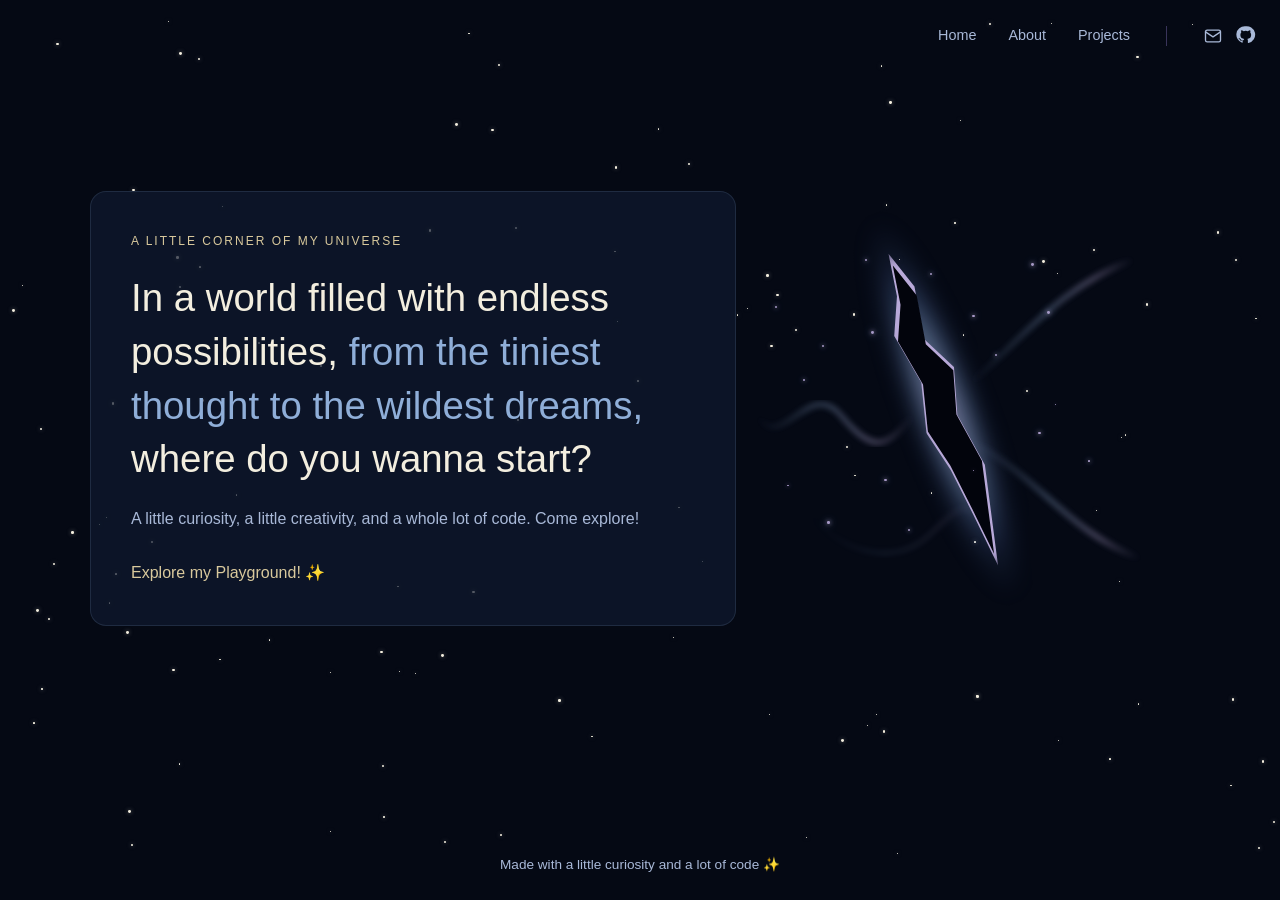
<file: index.html>
<!DOCTYPE html>
<html lang="en">

<head>
    <meta charset="UTF-8">
    <meta name="viewport" content="width=device-width, initial-scale=1.0">

    <meta name="description" content="A little corner of my universe. From the tiniest thought to the wildest dreams.">

    <link rel="icon" type="image/png" href="assets/images/favicon.png">
        
    <!-- iPhone Home Screen icon -->
    <link rel="apple-touch-icon" href="assets/images/apple-touch-icon.gif">
    <title>Whimsy | A Little Corner of My Universe</title>

    <!-- Stylesheets -->
    <link rel="stylesheet" href="css/base.css">
    <link rel="stylesheet" href="css/style.css">
    <link rel="stylesheet" href="css/home.css">

</head>

<body>

    <!-- Background -->
    <div id="starfield" aria-hidden="true"></div>
    <div class="shooting-star" aria-hidden="true"></div>

    <!-- Website -->
    <div class="site-wrapper">

        <!-- Navigation -->
        <header class="site-header">
            <nav class="main-nav" aria-label="Main navigation">
                <a href="index.html">Home</a>
                <a href="about.html">About</a>
                <a href="projects.html">Projects</a>
                <span class="nav-divider" aria-hidden="true"></span>

                <div class="nav-socials">
                    <a href="mailto:whimsytinkly@gmail.com" aria-label="Email me" title="Say hello!">
                        <svg viewBox="0 0 24 24" width="20" height="20" fill="none" stroke="currentColor"
                            stroke-width="1.6" stroke-linecap="round" stroke-linejoin="round" aria-hidden="true">
                            <rect x="3" y="5" width="18" height="14" rx="2" />
                            <path d="m3 7 9 6 9-6" />
                        </svg>
                    </a>

                    <a href="https://github.com/whimsytinkly" target="_blank" rel="noopener noreferrer"
                        aria-label="GitHub" title="Explore my GitHub">
                        <svg viewBox="-1 -1 28 28" width="21" height="21" fill="currentColor" aria-hidden="true">
                            <path
                                d="M12 .8a11.2 11.2 0 0 0-3.54 21.82c.56.1.76-.24.76-.54v-2.1c-3.1.68-3.76-1.32-3.76-1.32-.5-1.3-1.24-1.64-1.24-1.64-1.02-.7.08-.68.08-.68 1.12.08 1.7 1.16 1.7 1.16 1 .1.76 2.04 3.02 2.04.7 0 1.24-.24 1.58-.56.1-.7.38-1.18.68-1.46-2.48-.28-5.08-1.24-5.08-5.52 0-1.22.44-2.22 1.16-3-.12-.28-.5-1.42.12-2.96 0 0 .94-.3 3.08 1.14a10.7 10.7 0 0 1 5.6 0c2.14-1.44 3.08-1.14 3.08-1.14.62 1.54.24 2.68.12 2.96.72.78 1.16 1.78 1.16 3 0 4.3-2.6 5.24-5.1 5.52.4.34.76 1 .76 2.02v3.02c0 .3.2.66.76.54A11.2 11.2 0 0 0 12 .8Z" />
                        </svg>
                    </a>
                </div>
            </nav>
        </header>

        <!-- Main content -->
        <main>
            <img class="companion" src="assets/images/companion64.gif" alt="" />

            <section id="home" class="home-section">

                <div class="welcome-card">

                    <p class="welcome-intro">A LITTLE CORNER OF MY UNIVERSE</p>

                    <h1>
                        In a world filled with endless possibilities,
                        <span>from the tiniest thought to the wildest dreams,</span>
                        where do you wanna start?
                    </h1>

                    <p class="welcome-description">
                        A little curiosity, a little creativity, and a whole lot of code.
                        Come explore!
                    </p>

                    <a href="projects.html" class="welcome-link">
                        Explore my Playground! ✨
                    </a>

                </div>

                <div class="welcome-constellation">

                    <div class="portal">
                        <div class="portal-ring"></div>
                        <div class="portal-wisps">
                            <svg viewBox="0 0 340 340" xmlns="http://www.w3.org/2000/svg">

                                <defs>
                                    <linearGradient id="wispGradient">
                                        <stop offset="0%" stop-color="#8FAED8" stop-opacity="0" />
                                        <stop offset="45%" stop-color="#8FAED8" stop-opacity="0.8" />
                                        <stop offset="75%" stop-color="#B8A9D9" stop-opacity="0.9" />
                                        <stop offset="100%" stop-color="#B8A9D9" stop-opacity="0" />
                                    </linearGradient>

                                    <filter id="wispGlow">
                                        <feGaussianBlur stdDeviation="2.5" />
                                    </filter>
                                    <linearGradient id="flowGradient">
                                        <stop offset="0%" stop-color="#8FAED8" stop-opacity="0.2" />
                                        <stop offset="50%" stop-color="#E2D9FF" stop-opacity="1" />
                                        <stop offset="100%" stop-color="#B8A9D9" stop-opacity="0.2" />
                                    </linearGradient>
                                </defs>

                                <!-- Left: move towards the rift -->
                                <path class="wisp wisp-one flow-left"
                                    d="M 25 175 C 45 205, 65 145, 90 175 S 125 200, 145 175"
                                    stroke="url(#wispGradient)" />

                                <path class="wisp wisp-four flow-left"
                                    d="M 65 250 C 95 285, 135 290, 160 265 S 185 245, 200 255"
                                    stroke="url(#wispGradient)" />

                                <!-- Right: move towards the rift -->
                                <path class="wisp wisp-two flow-right" d="M 190 150 C 230 115, 260 75, 315 55"
                                    stroke="url(#wispGradient)" />

                                <path class="wisp wisp-three flow-right" d="M 190 195 C 240 220, 265 265, 320 285"
                                    stroke="url(#wispGradient)" />
                            </svg>
                        </div>
                        <div class="portal-particles"></div>
                        <a href="projects.html" class="portal-core" aria-label="Explore my projects"></a>
                    </div>

                </div>

            </section>

        </main>

        <!-- Footer -->
        <footer class="site-footer">
            <p>Made with a little curiosity and a lot of code ✨</p>
        </footer>

    </div>

    <!-- Scripts -->
    <script src="js/main.js"></script>
    <script src="js/home.js"></script>

</body>

</html>
</file>
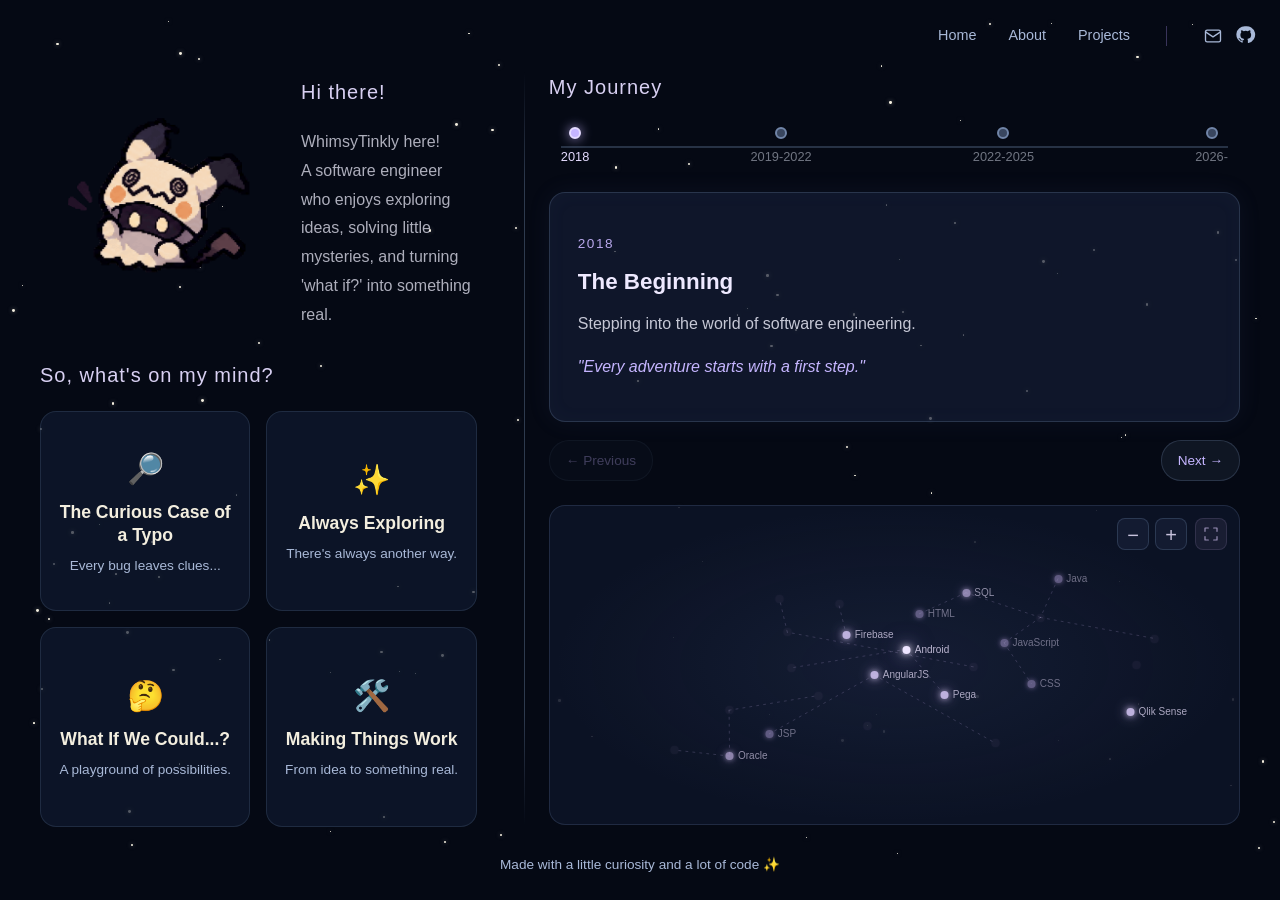
<file: about.html>
<!DOCTYPE html>
<html lang="en">

<head>
    <meta charset="UTF-8">
    <meta name="viewport" content="width=device-width, initial-scale=1.0">
    <title>A Little About Me</title>
    <link rel="icon" type="image/png" href="assets/images/favicon.png">

    <!-- styles -->
    <link rel="stylesheet" href="css/base.css">
    <link rel="stylesheet" href="css/style.css">
    <link rel="stylesheet" href="css/about.css">
</head>

<body>

    <!-- About page content goes here -->
    <!-- Background -->
    <div id="starfield" aria-hidden="true"></div>
    <div class="shooting-star" aria-hidden="true"></div>

    <!-- Website -->
    <div class="site-wrapper">

        <!-- Navigation -->
        <header class="site-header">
            <nav class="main-nav" aria-label="Main navigation">
                <a href="index.html">Home</a>
                <a href="about.html">About</a>
                <a href="projects.html">Projects</a>
                <span class="nav-divider" aria-hidden="true"></span>

                <div class="nav-socials">
                    <a href="mailto:whimsytinkly@gmail.com" aria-label="Email me" title="Say hello!">
                        <svg viewBox="0 0 24 24" width="20" height="20" fill="none" stroke="currentColor"
                            stroke-width="1.6" stroke-linecap="round" stroke-linejoin="round" aria-hidden="true">
                            <rect x="3" y="5" width="18" height="14" rx="2" />
                            <path d="m3 7 9 6 9-6" />
                        </svg>
                    </a>

                    <a href="https://github.com/whimsytinkly" target="_blank" rel="noopener noreferrer"
                        aria-label="GitHub" title="Explore my GitHub">
                        <svg viewBox="-1 -1 28 28" width="21" height="21" fill="currentColor" aria-hidden="true">
                            <path
                                d="M12 .8a11.2 11.2 0 0 0-3.54 21.82c.56.1.76-.24.76-.54v-2.1c-3.1.68-3.76-1.32-3.76-1.32-.5-1.3-1.24-1.64-1.24-1.64-1.02-.7.08-.68.08-.68 1.12.08 1.7 1.16 1.7 1.16 1 .1.76 2.04 3.02 2.04.7 0 1.24-.24 1.58-.56.1-.7.38-1.18.68-1.46-2.48-.28-5.08-1.24-5.08-5.52 0-1.22.44-2.22 1.16-3-.12-.28-.5-1.42.12-2.96 0 0 .94-.3 3.08 1.14a10.7 10.7 0 0 1 5.6 0c2.14-1.44 3.08-1.14 3.08-1.14.62 1.54.24 2.68.12 2.96.72.78 1.16 1.78 1.16 3 0 4.3-2.6 5.24-5.1 5.52.4.34.76 1 .76 2.02v3.02c0 .3.2.66.76.54A11.2 11.2 0 0 0 12 .8Z" />
                        </svg>
                    </a>
                </div>
            </nav>
        </header>

        <!-- Main content -->
        <main>
            <img class="companion" src="assets/images/companion64.gif" alt="" />
            <section class="about-section">

                <div class="about-layout">

                    <!-- Left column -->
                    <div class="about-left">

                        <!-- Avatar + introduction -->
                        <section class="about-intro">

                            <div class="about-avatar">
                                <img src="assets/images/companion512.gif" alt="My little Mimikyu-inspired avatar">
                            </div>

                            <div class="about-intro-text">
                                <h2>Hi there!</h2>
                                <!-- Introduction goes here -->
                                <p>WhimsyTinkly here! </p>
                                <p>A software engineer who enjoys exploring ideas, solving little mysteries, and turning
                                    'what if?' into something real.
                                </p>
                            </div>

                        </section>

                        <!-- Into My Mind -->
                        <section class="about-mind">
                            <h2>So, what's on my mind?</h2>

                            <div class="mind-grid" id="mind-grid">
                                <!-- Cards will be generated from aboutConstants.js -->
                            </div>
                        </section>

                    </div>

                    <!-- Right column -->
                    <div class="about-right">

                        <!-- My Journey + Tech Galaxy -->
                        <section class="about-journey">
                            <h2>My Journey</h2>

                            <!-- Chapter selector -->
                            <div class="journey-timeline" id="journey-timeline">
                            </div>

                            <!-- Chapter content -->
                            <div class="journey-card" id="journey-card">
                                <div class="journey-card-content" id="journey-card-content">
                                    <span class="journey-year" id="journey-year"></span>
                                    <h3 id="journey-title"></h3>
                                    <p id="journey-description"></p>
                                    <p class="journey-quote" id="journey-quote"></p>
                                </div>
                            </div>

                            <!-- Navigation -->
                            <div class="journey-navigation">
                                <button type="button" id="journey-prev" aria-label="Previous chapter">
                                    ← Previous
                                </button>
                                <button type="button" id="journey-next" aria-label="Next chapter">
                                    Next →
                                </button>
                            </div>

                            <!-- Technology galaxy -->
                            <div class="tech-galaxy" id="tech-galaxy">
                            </div>
                        </section>

                    </div>

                </div>

            </section>


        </main>

        <!-- Footer -->
        <footer class="site-footer">
            <p>Made with a little curiosity and a lot of code ✨</p>
        </footer>

    </div>

    <!-- About page scripts -->
    <script src="js/main.js"></script>
    <script src="js/aboutConstants.js"></script>
    <script src="js/journeyConstants.js"></script>
    <script src="js/about.js"></script>
</body>

</html>
</file>
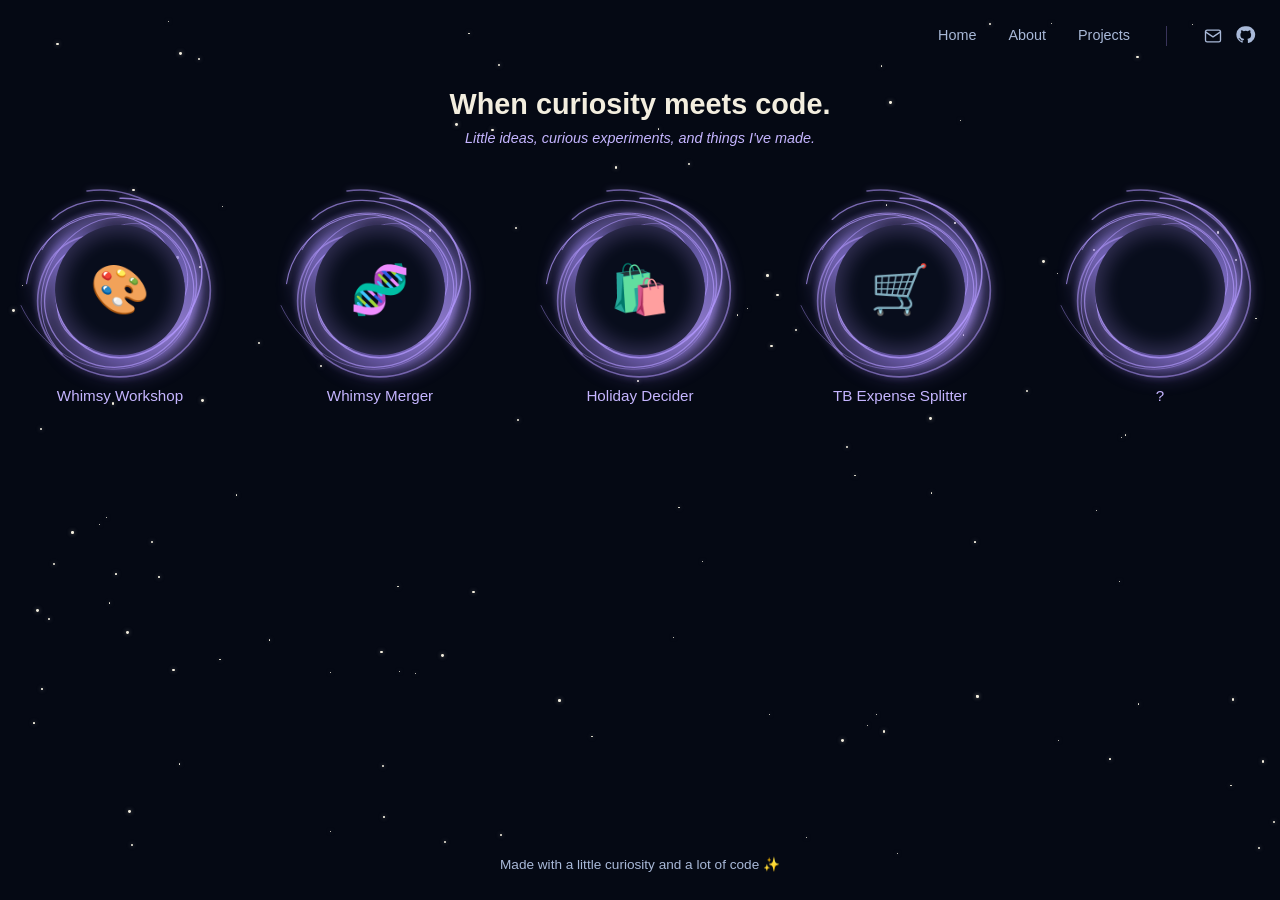
<file: projects.html>
<!DOCTYPE html>
<html lang="en">

<head>
    <meta charset="UTF-8">
    <meta name="viewport" content="width=device-width, initial-scale=1.0">
    <title>My Projects</title>
    <link rel="icon" type="image/png" href="assets/images/favicon.png">

    <!-- styles -->
    <link rel="stylesheet" href="css/base.css">
    <link rel="stylesheet" href="css/style.css">
    <link rel="stylesheet" href="css/projects.css">
</head>

<body>

    <!-- Projects page content goes here -->
    <!-- Background -->
    <div id="starfield" aria-hidden="true"></div>
    <div class="shooting-star" aria-hidden="true"></div>

    <!-- Website -->
    <div class="site-wrapper">

        <!-- Navigation -->
        <header class="site-header">
            <nav class="main-nav" aria-label="Main navigation">
                <a href="index.html">Home</a>
                <a href="about.html">About</a>
                <a href="projects.html">Projects</a>
                <span class="nav-divider" aria-hidden="true"></span>

                <div class="nav-socials">
                    <a href="mailto:whimsytinkly@gmail.com" aria-label="Email me" title="Say hello!">
                        <svg viewBox="0 0 24 24" width="20" height="20" fill="none" stroke="currentColor"
                            stroke-width="1.6" stroke-linecap="round" stroke-linejoin="round" aria-hidden="true">
                            <rect x="3" y="5" width="18" height="14" rx="2" />
                            <path d="m3 7 9 6 9-6" />
                        </svg>
                    </a>

                    <a href="https://github.com/whimsytinkly" target="_blank" rel="noopener noreferrer"
                        aria-label="GitHub" title="Explore my GitHub">
                        <svg viewBox="-1 -1 28 28" width="21" height="21" fill="currentColor" aria-hidden="true">
                            <path
                                d="M12 .8a11.2 11.2 0 0 0-3.54 21.82c.56.1.76-.24.76-.54v-2.1c-3.1.68-3.76-1.32-3.76-1.32-.5-1.3-1.24-1.64-1.24-1.64-1.02-.7.08-.68.08-.68 1.12.08 1.7 1.16 1.7 1.16 1 .1.76 2.04 3.02 2.04.7 0 1.24-.24 1.58-.56.1-.7.38-1.18.68-1.46-2.48-.28-5.08-1.24-5.08-5.52 0-1.22.44-2.22 1.16-3-.12-.28-.5-1.42.12-2.96 0 0 .94-.3 3.08 1.14a10.7 10.7 0 0 1 5.6 0c2.14-1.44 3.08-1.14 3.08-1.14.62 1.54.24 2.68.12 2.96.72.78 1.16 1.78 1.16 3 0 4.3-2.6 5.24-5.1 5.52.4.34.76 1 .76 2.02v3.02c0 .3.2.66.76.54A11.2 11.2 0 0 0 12 .8Z" />
                        </svg>
                    </a>
                </div>
            </nav>
        </header>

        <!-- Main content -->
        <main>
            <img class="companion" src="assets/images/companion64.gif" alt="" />
            <section class="projects-section">
                <div class="projects-intro">
                    <h1>When curiosity meets code.</h1>
                    <p>Little ideas, curious experiments, and things I've made.</p>
                </div>
                <div class="projects-portals"></div>
                <dialog class="project-modal" id="project-modal">
                    <div class="project-modal-content">
                        <button class="modal-close" type="button" aria-label="Close">
                            &times;
                        </button>

                        <div class="modal-heading">
                            <h2 id="modal-title"></h2>
                            <a id="modal-link" href="#" target="_blank" rel="noopener noreferrer"
                                data-tooltip="Come on!" aria-label="Come on!">↗</a>
                        </div>
                        <p id="modal-description"></p>
                        <p id="modal-quote"></p>

                        <div id="modal-tech-stack"></div>
                    </div>
                </dialog>
            </section>


        </main>

        <!-- Footer -->
        <footer class="site-footer">
            <p>Made with a little curiosity and a lot of code ✨</p>
        </footer>

    </div>

    <!-- Projects page scripts -->
    <script src="js/main.js"></script>
    <script src="js/projectsConstants.js"></script>
    <script src="js/projects.js"></script>
</body>

</html>
</file>
<file: css/base.css>
/* ========================================
   WHIMSY PORTFOLIO — BASE STYLES
   ======================================== */

:root {
    /* Background colours */
    --color-background: #050914;
    --color-panel: 16, 26, 48;

    /* Text colours */
    --color-text: #F3EEDF;
    --color-text-muted: #A9B9D8;

    /* Accent colours */
    --color-blue: #8FAED8;
    --color-lavender: #B8A9D9;
    --color-gold: #D9C99D;

    /* Panel appearance */
    --panel-opacity: 0.70;
    --panel-radius: 16px;

    /* General spacing */
    --page-padding: 24px;

    /* Transitions */
    --transition-fast: 0.2s ease;
    --transition-normal: 0.4s ease;
}


/* Basic reset */
* {
    box-sizing: border-box;
    margin: 0;
    padding: 0;
}


/* Page defaults */
html {
    scroll-behavior: smooth;
}

body {
    min-height: 100vh;
    background-color: var(--color-background);
    color: var(--color-text);

    font-family: Arial, sans-serif;
    line-height: 1.6;
}


/* Links */
a {
    color: inherit;
    text-decoration: none;
}


/* Images */
img {
    max-width: 100%;
    display: block;
}


/* Buttons */
button {
    font: inherit;
    cursor: pointer;
}
</file>
<file: css/style.css>
/* ========================================
   WHIMSY PORTFOLIO — MAIN STYLES
   ======================================== */

/* Background layer for our stars */
#starfield {
    position: fixed;
    inset: 0;
    overflow: hidden;
    pointer-events: none;
    z-index: 0;
}

/* Keep website content above the stars */
.site-wrapper {
    position: relative;
    z-index: 1;
    min-height: 100vh;
    display: flex;
    flex-direction: column;
}

/* Navigation */
.site-header {
    width: 100%;
    padding: 24px var(--page-padding);
    display: flex;
    justify-content: flex-end;
}

.main-nav {
    display: flex;
    align-items: center;
    gap: 32px;
    flex-wrap: wrap;
}

.main-nav a {
    color: var(--color-text-muted);
    font-size: 0.9rem;
    transition: color var(--transition-fast);
}

.main-nav a:hover,
.main-nav a:focus-visible {
    color: var(--color-gold);
}

.nav-divider {
    width: 1px;
    height: 20px;
    background: rgba(180, 154, 255, 0.3);
    margin: 0 4px;
}

.nav-socials {
    display: flex;
    align-items: center;
    gap: 12px;
}

.nav-socials a {
    display: flex;
    align-items: center;
    justify-content: center;
    color: var(--color-text-muted);
    transition: color var(--transition-fast),
        filter var(--transition-fast);
}

.nav-socials a:hover,
.nav-socials a:focus-visible {
    color: var(--color-gold);
    filter: drop-shadow(0 0 5px rgba(180, 154, 255, 0.5));
}

/* Main content area */
main {
    flex: 1;
}

/* Footer */
.site-footer {
    padding: 24px var(--page-padding);
    text-align: center;
    color: var(--color-text-muted);
    font-size: 0.85rem;
}

/* Smaller screens */
@media (max-width: 600px) {
    .site-header {
        justify-content: center;
    }

    .main-nav {
        justify-content: center;
        gap: 16px 24px;
    }
}

/* Stars */
.star {
    position: absolute;
    display: block;
    background-color: #F3EEDF;
    border-radius: 50%;
    box-shadow: 0 0 4px rgba(243, 238, 223, 0.5);

    animation: twinkle 3s ease-in-out infinite alternate;
}

@keyframes twinkle {
    from {
        opacity: var(--star-dim);
    }

    to {
        opacity: var(--star-brightness);
    }
}

.shooting-star {
    position: fixed;
    top: 0;
    left: 0;
    width: 100px;
    height: 2px;
    background: linear-gradient(to left,
            rgba(184, 169, 217, 0),
            rgba(143, 174, 216, 0.55),
            #F3EEDF);
    border-radius: 50%;
    filter: drop-shadow(0 0 2px #8FAED8);
    opacity: 0;
    pointer-events: none;
    z-index: 0;
}

@keyframes shootingStar {
    0% {
        transform: translate(0, 0) rotate(35deg);
        opacity: 0;
    }

    10% {
        opacity: 0.7;
    }

    80% {
        opacity: 0.7;
    }

    100% {
        transform: translate(500px, 350px) rotate(35deg);
        opacity: 0;
    }
}


.companion {
    position: fixed;
    width: 48px;
    height: 48px;
    pointer-events: none;
    z-index: 9999;
    opacity: 0;
    transform: translate(8px, 2px);
    transition: opacity 0.2s ease;
}
</file>
<file: css/home.css>
/* Welcome section */
.home-section {
    width: min(1100px, calc(100% - 48px));
    min-height: 75vh;
    margin: 0 auto;
    display: grid;
    grid-template-columns: 1.2fr 0.8fr;
    align-items: center;
    gap: 24px;
    overflow: clip;
}

/* Welcome card */
.welcome-card {
    padding: 40px;
    background: rgba(var(--color-panel), var(--panel-opacity));
    border: 1px solid rgba(143, 174, 216, 0.15);
    border-radius: var(--panel-radius);
}

.welcome-intro {
    color: var(--color-gold);
    font-size: 0.75rem;
    letter-spacing: 2px;
    margin-bottom: 20px;
}

.welcome-card h1 {
    font-size: clamp(1.8rem, 3vw, 2.6rem);
    line-height: 1.4;
    font-weight: 400;
}

.welcome-card h1 span {
    color: var(--color-blue);
}

.welcome-description {
    color: var(--color-text-muted);
    margin-top: 20px;
}

.welcome-link {
    display: inline-block;
    margin-top: 28px;
    color: var(--color-gold);
    transition: color var(--transition-fast);
}

.welcome-link:hover {
    color: var(--color-blue);
}

/* Welcome card entrance */
.welcome-card {
    animation: welcomeFadeIn 0.8s ease-out both;
}

@keyframes welcomeFadeIn {
    from {
        opacity: 0;
        transform: translateY(12px);
    }

    to {
        opacity: 1;
        transform: translateY(0);
    }
}

/* Welcome constellation area */
.welcome-constellation {
    min-height: 320px;
    position: relative;
    display: flex;
    align-items: center;
    justify-content: center;
    transform: translateX(-30px);
}


/* Space-time rift */
.portal {
    position: relative;
    width: 340px;
    height: 340px;
    display: flex;
    align-items: center;
    justify-content: center;
}

/* The dark opening */
.portal-core {
    position: relative;
    width: 20%;
    height: 90%;

    background: #02040C;

    clip-path: polygon(50% 0%,
            68% 12%,
            56% 28%,
            81% 39%,
            63% 53%,
            75% 70%,
            45% 100%,
            37% 83%,
            29% 68%,
            15% 55%,
            32% 40%,
            19% 24%,
            41% 13%);

    transform: rotate(-20deg);

    filter:
        drop-shadow(0 0 5px #8FAED8) drop-shadow(0 0 12px #B8A9D9) drop-shadow(0 0 25px rgba(82, 111, 173, 0.9));
}

/* Glowing energy surrounding the rift */
.portal::before {
    content: "";
    position: absolute;

    width: 75%;
    height: 175%;

    background: radial-gradient(ellipse 20% 45% at 50% 50%,
            rgba(184, 169, 217, 0.7) 0%,
            rgba(143, 174, 216, 0.55) 30%,
            rgba(82, 111, 173, 0.3) 50%,
            rgba(82, 111, 173, 0.12) 60%,
            transparent 75%);

    clip-path: polygon(50% 0%,
            72% 8%,
            62% 20%,
            88% 32%,
            69% 43%,
            82% 58%,
            65% 73%,
            48% 100%,
            35% 84%,
            23% 72%,
            5% 55%,
            27% 42%,
            12% 25%,
            39% 15%);

    filter: blur(10px);
    transform: rotate(-20deg);

    z-index: -1;
    animation: portalBreathing 4s ease-in-out infinite;
}

/* Glowing silhouette behind the rift */
.portal::after {
    content: "";
    position: absolute;

    width: 20%;
    height: 90%;

    background: #B8A9D9;

    clip-path: polygon(50% 0%,
            68% 12%,
            56% 28%,
            81% 39%,
            63% 53%,
            75% 70%,
            45% 100%,
            37% 83%,
            29% 68%,
            15% 55%,
            32% 40%,
            19% 24%,
            41% 13%);

    transform: rotate(-20deg) scale(1.08);

    filter: blur(8px);

    z-index: -1;
    animation: outlineBreathing 3s ease-in-out infinite alternate;
}

@keyframes portalBreathing {

    0%,
    100% {
        transform: rotate(-20deg) scale(0.85);
    }

    50% {
        transform: rotate(-20deg) scale(1.1);
    }
}

@keyframes outlineBreathing {
    from {
        opacity: 0.5;
        filter: blur(8px);
    }

    to {
        opacity: 1;
        filter: blur(13px);
    }
}


.portal-wisps {
    position: absolute;
    inset: -15%;
    pointer-events: none;
    z-index: 1;
}

.portal-wisps svg {
    width: 100%;
    height: 100%;
    overflow: visible;
}


.portal-particle {
    position: absolute;
    border-radius: 50%;
    background: #B8A9D9;
    box-shadow:
        0 0 4px #B8A9D9,
        0 0 10px #8FAED8;
    opacity: 0.9;
    z-index: 1;
}

.portal-particle {
    animation: particleDrift var(--particle-speed) ease-in-out infinite alternate;
}

@keyframes particleDrift {
    from {
        transform: translate(0, 0);
    }

    to {
        transform: translate(var(--drift-x), var(--drift-y));
    }
}

.portal:hover::before {
    filter: blur(12px) brightness(1.3);
}

.portal:hover::after {
    filter: blur(9px) brightness(1.3);
}

.portal:hover .portal-particle {
    animation-duration: 2s;
}


/* Original translucent ribbons */
.wisp {
    fill: none;
    stroke-width: 2;
    stroke-linecap: round;
    filter: url(#wispGlow);

    --wisp-opacity: 0.8;
    opacity: var(--wisp-opacity);

    animation: wispFloat 5s ease-in-out infinite alternate;
}

.wisp-two {
    animation-delay: -2s;
}

.wisp-three {
    animation-delay: -4s;
}

.wisp-four {
    --wisp-opacity: 0.35;
    stroke-width: 1.2;
}

@keyframes wispFloat {
    from {
        transform: translate(-5px, 5px);
    }

    to {
        transform: translate(8px, -8px);
    }
}

/* Absorbed by the rift */
.portal:hover .flow-left {
    animation: absorbCycleRight 7s linear infinite;
}

.portal:hover .flow-right {
    animation: absorbCycleLeft 7s linear infinite;
}

@keyframes absorbRight {
    from {
        transform: translate(-5px, 5px);
        opacity: var(--wisp-opacity);
    }

    to {
        transform: translate(24px, 0);
        opacity: 0;
    }
}

@keyframes absorbLeft {
    from {
        transform: translate(-5px, 5px);
        opacity: var(--wisp-opacity);
    }

    to {
        transform: translate(-24px, 0);
        opacity: 0;
    }
}

@keyframes wispReappear {
    from {
        opacity: 0;
    }

    to {
        opacity: var(--wisp-opacity);
    }
}

@keyframes absorbCycleRight {
    0% {
        transform: translate(-5px, 5px);
        opacity: var(--wisp-opacity);
    }

    30% {
        transform: translate(40px, 0);
        opacity: 0;
    }

    40% {
        transform: translate(40px, 0);
        opacity: 0;
    }

    60% {
        transform: translate(-5px, 5px);
        opacity: var(--wisp-opacity);
    }

    100% {
        transform: translate(-5px, 5px);
        opacity: var(--wisp-opacity);
    }
}

@keyframes absorbCycleLeft {
    0% {
        transform: translate(-5px, 5px);
        opacity: var(--wisp-opacity);
    }

    30% {
        transform: translate(-40px, 0);
        opacity: 0;
    }

    40% {
        transform: translate(-40px, 0);
        opacity: 0;
    }

    60% {
        transform: translate(-5px, 5px);
        opacity: var(--wisp-opacity);
    }

    100% {
        transform: translate(-5px, 5px);
        opacity: var(--wisp-opacity);
    }
}

/* Mobile layout */
@media (max-width: 768px) {
    .home-section {
        grid-template-columns: 1fr;
        min-height: auto;
        gap: 16px;
    }

    .welcome-constellation {
        transform: none;
        min-height: 280px;
    }
}
</file>
<file: css/about.css>
/* About page layout */
.about-section {
    width: min(1200px, calc(100% - 48px));
    margin: 0 auto;
}

.about-layout {
    display: grid;
    grid-template-columns: 0.4fr 0.6fr;
    gap: 48px;
}

.about-left,
.about-right {
    display: flex;
    flex-direction: column;
    gap: 24px;
}

.about-left {
    position: relative;
    padding-right: 24px;
}

.about-left::after {
    content: "";
    position: absolute;
    top: 0;
    right: -24px;
    width: 1px;
    height: 100%;

    background: linear-gradient(to bottom,
            transparent,
            rgba(143, 174, 216, 0.3) 15%,
            rgba(143, 174, 216, 0.3) 85%,
            transparent);
}

/* Mobile layout */
@media (max-width: 768px) {
    .about-layout {
        grid-template-columns: 1fr;
    }

    .about-left {
        padding-right: 0;
    }

    .about-left::after {
        display: none;
    }

    .about-intro {
        flex-direction: column;
        align-items: center;
        margin-left: 0;
        text-align: center;
    }

    .about-avatar {
        flex: none;
        width: 180px;
    }

    .about-intro-text {
        width: 100%;
    }

    .mind-card-back {
        overflow-y: auto;
    }
}


.about-intro {
    min-height: 220px;
}

.about-mind {
    min-height: 300px;
}

.about-journey {
    min-height: 300px;
}

/* About section headings */
.about-left h2,
.about-right h2 {
    margin: 0 0 20px;

    color: #d8d0f2;
    font-size: 1.25rem;
    font-weight: 500;
    letter-spacing: 1px;
}

.about-intro p {
    color: rgba(220, 220, 235, 0.78);
    line-height: 1.8;
}


/* About intro layout */
.about-intro {
    display: flex;
    align-items: center;
    gap: 16px;
    margin-left: -10px;
}

.about-avatar {
    flex: 0 0 250px;
    width: 250px;
}

.about-avatar img {
    width: 100%;
    aspect-ratio: 1 / 1;
    object-fit: cover;
    border-radius: 16px;
}

.about-intro-text {
    flex: 1;
    min-width: 0;
    padding: 5px;
}

/* Mind grid layout */
.mind-grid {
    display: grid;
    grid-template-columns: repeat(2, 1fr);
    gap: 16px;
}

.mind-card {
    position: relative;
    height: 200px;
    padding: 16px;
    border: 1px solid rgba(143, 174, 216, 0.15);
    border-radius: var(--panel-radius);
    background: rgba(var(--color-panel), var(--panel-opacity));
    color: var(--color-text);
    text-align: left;
    overflow: visible;
    transition: transform var(--transition-fast);
    z-index: 1;
}

.mind-card:hover {
    transform: translateY(-4px);
    z-index: 10;
}

/* Both states occupy the same space */
.mind-card-front,
.mind-card-back {
    position: absolute;
    inset: 16px;
    display: flex;
    flex-direction: column;
    transition: opacity var(--transition-normal),
        transform var(--transition-normal);
}

/* Default state */
.mind-card-front {
    align-items: center;
    justify-content: center;
    text-align: center;
    gap: 8px;
}

.mind-card-front .mind-card-icon {
    font-size: 30px;
}

.mind-card-front h3 {
    font-size: 1.1rem;
    line-height: 1.3;
}

.mind-card-front p {
    color: var(--color-text-muted);
    font-size: 0.85rem;
}

/* Revealed state */
.mind-card-back {
    opacity: 0;
    transform: translateY(8px);
    pointer-events: none;
    gap: 12px;
}

.mind-card-back .mind-card-heading {
    display: flex;
    align-items: center;
    gap: 8px;
}

.mind-card-back .mind-card-heading span {
    font-size: 20px;
    flex-shrink: 0;
}

.mind-card-back h3 {
    font-size: 0.95rem;
    line-height: 1.3;
}

.mind-card-back p {
    color: var(--color-text-muted);
    font-size: 0.85rem;
}

/* Toggle states */
.mind-card.revealed .mind-card-front {
    opacity: 0;
    transform: translateY(-8px);
    pointer-events: none;
}

.mind-card.revealed .mind-card-back {
    opacity: 1;
    transform: translateY(0);
    pointer-events: auto;
}

/* Easter egg tooltip */
.typo-easter-egg {
    position: relative;
    display: inline-block;
    cursor: pointer;
}

.typo-message {
    position: absolute;
    left: 0;
    bottom: calc(100% + 8px);
    z-index: 50;

    padding: 4px 8px;
    border-radius: 8px;
    background: rgba(16, 26, 48, 0.95);
    color: var(--color-gold);
    font-size: 0.75rem;
    white-space: nowrap;

    opacity: 0;
    visibility: hidden;
    transition: opacity var(--transition-fast);
}

.typo-easter-egg:hover .typo-message,
.typo-easter-egg:focus .typo-message,
.typo-easter-egg:focus-within .typo-message {
    opacity: 1;
    visibility: visible;
}



/* Journey timeline */
.journey-timeline {
    display: flex;
    align-items: center;
    justify-content: space-between;
    position: relative;
    margin: 24px 12px;
}

.journey-timeline::before {
    content: "";
    position: absolute;
    top: 50%;
    left: 0;
    right: 0;
    height: 2px;
    background: rgba(143, 174, 216, 0.25);
    transform: translateY(-50%);
}

/* Journey milestones */
.journey-milestone {
    position: relative;
    z-index: 1;

    display: flex;
    flex-direction: column;
    align-items: center;
    gap: 8px;

    padding: 0;
    border: none;
    background: transparent;
    color: rgba(220, 225, 240, 0.5);

    cursor: pointer;
    transition: color 0.3s ease;
}

.journey-milestone-dot {
    width: 12px;
    height: 12px;
    border-radius: 50%;

    background: #39465f;
    border: 2px solid #7185a8;

    transition: all 0.3s ease;
}

.journey-milestone-year {
    font-size: 0.8rem;
    white-space: nowrap;
}

.journey-milestone:hover,
.journey-milestone.active {
    color: #e5dcff;
}

.journey-milestone.active .journey-milestone-dot {
    background: #c5b5ff;
    border-color: #e5dcff;
    box-shadow: 0 0 12px rgba(197, 181, 255, 0.8);
}

/* Journey chapter card */
.journey-card {
    position: relative;
    display: flex;
    align-items: center;

    padding: 28px;
    height: 230px;
    box-sizing: border-box;

    background: rgba(20, 29, 52, 0.7);
    border: 1px solid rgba(143, 174, 216, 0.2);
    border-radius: 16px;

    box-shadow:
        0 0 24px rgba(100, 120, 180, 0.08),
        inset 0 0 20px rgba(100, 120, 180, 0.04);
}

.journey-card-content {
    display: flex;
    flex-direction: column;
    gap: 10px;
}

.journey-year {
    color: #b9a8ed;
    font-size: 0.85rem;
    letter-spacing: 1.5px;
}

.journey-card h3 {
    margin: 0;
    color: #eee9ff;
    font-size: 1.4rem;
}

.journey-card p {
    margin: 0;
    line-height: 1.7;
    color: rgba(230, 232, 245, 0.85);
}

.journey-card .journey-quote {
    margin-top: 6px;
    color: #c5b5ff;
    font-style: italic;
}

/* Journey navigation */
.journey-navigation {
    display: flex;
    justify-content: space-between;
    align-items: center;
    margin-top: 18px;
}

.journey-navigation button {
    padding: 9px 16px;

    color: #c5b5ff;
    font-size: 0.85rem;

    background: rgba(143, 174, 216, 0.08);
    border: 1px solid rgba(143, 174, 216, 0.2);
    border-radius: 20px;

    cursor: pointer;
    transition: all 0.25s ease;
}

.journey-navigation button:hover:not(:disabled) {
    color: #eee9ff;
    background: rgba(143, 174, 216, 0.16);
    border-color: rgba(197, 181, 255, 0.5);
    box-shadow: 0 0 12px rgba(143, 174, 216, 0.12);
}

.journey-navigation button:disabled {
    opacity: 0.3;
    cursor: default;
}

/* Journey chapter transitions */
.journey-card-content {
    opacity: 1;
    transform: translateX(0);

    transition:
        opacity 0.5s ease,
        transform 0.5s ease;
}

.journey-card-content.slide-out-left {
    opacity: 0;
    transform: translateX(-35px);
}

.journey-card-content.slide-out-right {
    opacity: 0;
    transform: translateX(35px);
}

.journey-card-content.slide-in-left {
    opacity: 0;
    transform: translateX(-35px);
}

.journey-card-content.slide-in-right {
    opacity: 0;
    transform: translateX(35px);
}


/* Technology galaxy */
.tech-galaxy {
    position: relative;
    width: 100%;
    min-height: 320px;
    margin-top: 24px;
    overflow: hidden;

    background:
        radial-gradient(ellipse at 50% 50%,
            rgba(91, 108, 165, 0.12),
            transparent 70%),
        rgba(13, 20, 39, 0.88);

    border: 1px solid rgba(143, 174, 216, 0.16);
    border-radius: 16px;
}

/* Technology stars */
.tech-star {
    position: absolute;
    width: 8px;
    height: 8px;
    border-radius: 50%;
    transform: translate(-50%, -50%);
    transition:
        opacity 0.5s ease,
        box-shadow 0.5s ease,
        background 0.5s ease;
}

/* Usage brightness */
.tech-star[data-usage="0"] {
    background: #625b78;
    opacity: 0.12;
    box-shadow: 0 0 2px #625b78;
}

.tech-star[data-usage="1"] {
    background: #897da9;
    opacity: 0.35;
    box-shadow: 0 0 4px #897da9;
}

.tech-star[data-usage="2"] {
    background: #a293c8;
    opacity: 0.55;
    box-shadow:
        0 0 4px #a293c8,
        0 0 8px rgba(162, 147, 200, 0.4);
}

.tech-star[data-usage="3"] {
    background: #b8a9d9;
    opacity: 0.75;
    box-shadow:
        0 0 5px #b8a9d9,
        0 0 12px rgba(184, 169, 217, 0.55);
}

.tech-star[data-usage="4"] {
    background: #d0c2f0;
    opacity: 0.9;
    box-shadow:
        0 0 6px #d0c2f0,
        0 0 14px rgba(208, 194, 240, 0.7);
}

.tech-star[data-usage="5"] {
    background: #eee5ff;
    opacity: 1;
    box-shadow:
        0 0 7px #eee5ff,
        0 0 16px rgba(208, 194, 240, 0.85),
        0 0 24px rgba(184, 169, 217, 0.5);
}

/* Constellation connections */
.constellation-layer {
    position: absolute;
    inset: 0;
    width: 100%;
    height: 100%;
    pointer-events: none;
    overflow: visible;
}

.constellation-layer line {
    stroke: rgba(184, 169, 217, 0.22);
    stroke-width: 1;
    stroke-dasharray: 2 5;
    stroke-linecap: round;
}

/* Technology labels */
.tech-label {
    position: absolute;
    left: 12px;
    top: 50%;
    transform: translateY(-50%);

    color: rgba(220, 213, 240, 0.85);
    font-size: 10px;
    white-space: nowrap;

    opacity: 0;
    pointer-events: none;

    transition: opacity 0.4s ease;
}

/* Show labels for active technologies */
.tech-star[data-usage]:not([data-usage="0"]) .tech-label {
    opacity: 1;
}

/* Galaxy expand button */
.galaxy-expand {
    position: absolute;
    top: 12px;
    right: 12px;
    z-index: 5;

    display: flex;
    align-items: center;
    justify-content: center;

    width: 32px;
    height: 32px;
    padding: 7px;

    color: rgba(208, 194, 240, 0.7);
    background: rgba(184, 169, 217, 0.08);
    border: 1px solid rgba(184, 169, 217, 0.15);
    border-radius: 8px;

    cursor: pointer;
    transition: all 0.25s ease;
}

.galaxy-expand svg {
    width: 100%;
    height: 100%;
}

.galaxy-expand:hover {
    color: #eee5ff;
    background: rgba(184, 169, 217, 0.18);
    border-color: rgba(184, 169, 217, 0.35);
}

.galaxy-zoom-controls {
    position: absolute;
    top: 12px;
    right: 52px;
    z-index: 5;
    display: flex;
    gap: 6px;
}

.galaxy-zoom-controls button {
    width: 32px;
    height: 32px;
    border: 1px solid rgba(143, 174, 216, 0.2);
    border-radius: 8px;
    background: rgba(20, 29, 52, 0.9);
    color: rgba(220, 213, 240, 0.9);
    font-size: 20px;
    cursor: pointer;
    transition: background 0.2s ease;
}

.galaxy-zoom-controls button:hover {
    background: rgba(91, 108, 165, 0.35);
}

/* Full-screen galaxy */
.tech-galaxy.is-fullscreen {
    position: fixed;
    inset: 0;
    z-index: 9999;

    width: 100vw;
    height: 100vh;
    min-height: 100vh;
    margin: 0;

    border-radius: 0;
    border: none;
    background:
        radial-gradient(ellipse at 50% 50%,
            rgba(91, 108, 165, 0.16),
            transparent 75%),
        rgba(8, 13, 29, 0.98);
}

/* Prevent background scrolling */
body.galaxy-open {
    overflow: hidden;
}

/* Full-screen galaxy labels */
.tech-galaxy.is-fullscreen .tech-label {
    opacity: 1;
    font-size: 18px;
    left: 20px;
}

.galaxy-world {
    position: absolute;
    --galaxy-width: 691px;
    --galaxy-height: 320px;
    width: var(--galaxy-width);
    height: var(--galaxy-height);
    left: 50%;
    top: 50%;
    transform: translate(calc(-50% + var(--galaxy-x, 0px)),
            calc(-50% + var(--galaxy-y, 0px))) scale(var(--galaxy-zoom, 1));
    cursor: grab;
    touch-action: none;
}

.tech-galaxy.is-fullscreen .galaxy-world {
    --galaxy-width: 1000px;
    --galaxy-height: 550px;
}

.galaxy-world:active {
    cursor: grabbing;
}
</file>
<file: css/projects.css>
/* ==============================
   Projects Intro
============================== */

.projects-section {
    padding: 10px 10px;
}

.projects-intro {
    text-align: center;
    max-width: 750px;
    margin: 0 auto 40px;
}

.projects-intro h1 {
    font-size: 1.8rem;
    font-weight: 600;
    color: var(--text-primary);
}

.projects-intro p {
    font-size: 0.9rem;
    color: #c5b5ff;
    font-style: italic;
}


/* ==============================
   Project Portals
============================== */

.projects-portals {
    display: flex;
    justify-content: center;
    align-items: center;
    flex-wrap: wrap;
    gap: 100px;
    padding: 20px;
}

.project-portal {
    position: relative;
    width: 160px;
    height: 160px;
    border-radius: 50%;
    display: flex;
    justify-content: center;
    align-items: center;
    animation: portal-float var(--float-duration, 5s) ease-in-out infinite;
    animation-delay: var(--float-delay, 0s);
    cursor: pointer;
}


@keyframes portal-float {

    0%,
    100% {
        transform: translateY(0);
    }

    50% {
        transform: translateY(-8px);
    }
}

.portal-opening {
    position: relative;
    z-index: 2;
    width: 130px;
    height: 130px;
    border-radius: 50%;
    background: #080d1c;
}

.portal-aura {
    position: absolute;
    inset: 0;
    border-radius: 50%;
    background: conic-gradient(from 0deg,
            transparent,
            #7164c9,
            #b49aff,
            #6652b5,
            transparent,
            #8b78e8,
            transparent);
    filter: blur(12px);
    opacity: 0.8;
    z-index: 0;
}

.portal-wisps {
    position: absolute;
    inset: 0;
    border-radius: 50%;
    background: radial-gradient(ellipse at 50% 50%,
            transparent 0%,
            transparent 40%,
            rgba(180, 154, 255, 0.5) 76%,
            transparent 88%);
    filter: blur(5px);
    opacity: 0.8;
    z-index: 3;
    pointer-events: none;
}

.portal-strands {
    position: absolute;
    width: 220px;
    height: 220px;
    top: 50%;
    left: 50%;
    transform: translate(-50%, -50%);
    z-index: 1;
    overflow: visible;

    filter: drop-shadow(0 0 3px rgba(180, 154, 255, 0.8));
    pointer-events: none;
    transition: transform 50s linear;
}

.project-portal:hover .portal-strands {
    transform: translate(-50%, -50%) rotate(-360deg);
}

.portal-icon {
    font-size: 3rem;
    display: flex;
    justify-content: center;
    align-items: center;
    width: 100%;
    height: 100%;
}

.project-item {
    display: flex;
    flex-direction: column;
    align-items: center;
    gap: 14px;
}

.project-name {
    color: #c5b5ff;
    font-size: 0.95rem;
    font-weight: 500;
    text-align: center;
}

/* ==============================
   Project Modal
============================== */

.project-modal {
    border: 1px solid rgba(180, 154, 255, 0.35);
    border-radius: 20px;
    padding: 0;
    width: min(90%, 480px);
    background: rgba(15, 18, 40, 0.95);
    color: var(--text-primary);
    box-shadow: 0 0 35px rgba(130, 100, 220, 0.25);
    margin: auto;
}

.project-modal::backdrop {
    background: rgba(3, 5, 15, 0.75);
    backdrop-filter: blur(5px);
}

.project-modal-content {
    position: relative;
    padding: 28px 30px;
    text-align: center;
}

.modal-close {
    position: absolute;
    top: 12px;
    right: 16px;
    border: none;
    background: transparent;
    color: #c5b5ff;
    font-size: 1.6rem;
    cursor: pointer;
}

.modal-heading {
    display: flex;
    align-items: center;
    justify-content: center;
    gap: 10px;
}

#modal-title {
    font-size: 1.5rem;
    font-weight: 600;
    color: #d8caff;
    margin: 0;
}

#modal-description {
    font-size: 0.95rem;
    line-height: 1.6;
    color: var(--text-primary);
    margin-bottom: 12px;
}

#modal-quote {
    font-size: 0.9rem;
    font-style: italic;
    color: #c5b5ff;
    line-height: 1.5;
    margin-bottom: 18px;
}

#modal-tech-stack {
    display: flex;
    justify-content: center;
    flex-wrap: wrap;
    gap: 8px;
    margin-bottom: 20px;
}

.tech-tag {
    padding: 4px 9px;
    border: 1px solid rgba(180, 154, 255, 0.3);
    border-radius: 6px;
    background: rgba(180, 154, 255, 0.08);
    color: #c5b5ff;
    font-size: 0.7rem;
}

#modal-link {
    display: inline-flex;
    align-items: center;
    justify-content: center;
    width: 24px;
    height: 24px;
    border: 1px solid rgba(180,154,255,.4);
    border-radius: 6px;
    color: #c5b5ff;
    font-size: 1rem;
    text-decoration: none;
    transition: all .3s ease;
    position: relative;
}


#modal-link:hover {
    background: rgba(180,154,255,.15);
    box-shadow: 0 0 12px rgba(180,154,255,.3);
}


#modal-link::after {
    content: attr(data-tooltip);
    position: absolute;
    bottom: calc(100% + 8px);
    left: 50%;
    transform: translateX(-50%);
    padding: 5px 10px;
    border-radius: 6px;
    background: rgba(15,18,40,.95);
    border: 1px solid rgba(180,154,255,.35);
    color: #d8caff;
    font-size: .75rem;
    white-space: nowrap;
    opacity: 0;
    pointer-events: none;
    transition: opacity .2s ease;
}

#modal-link:hover::after {
    opacity: 1;
}
</file>
